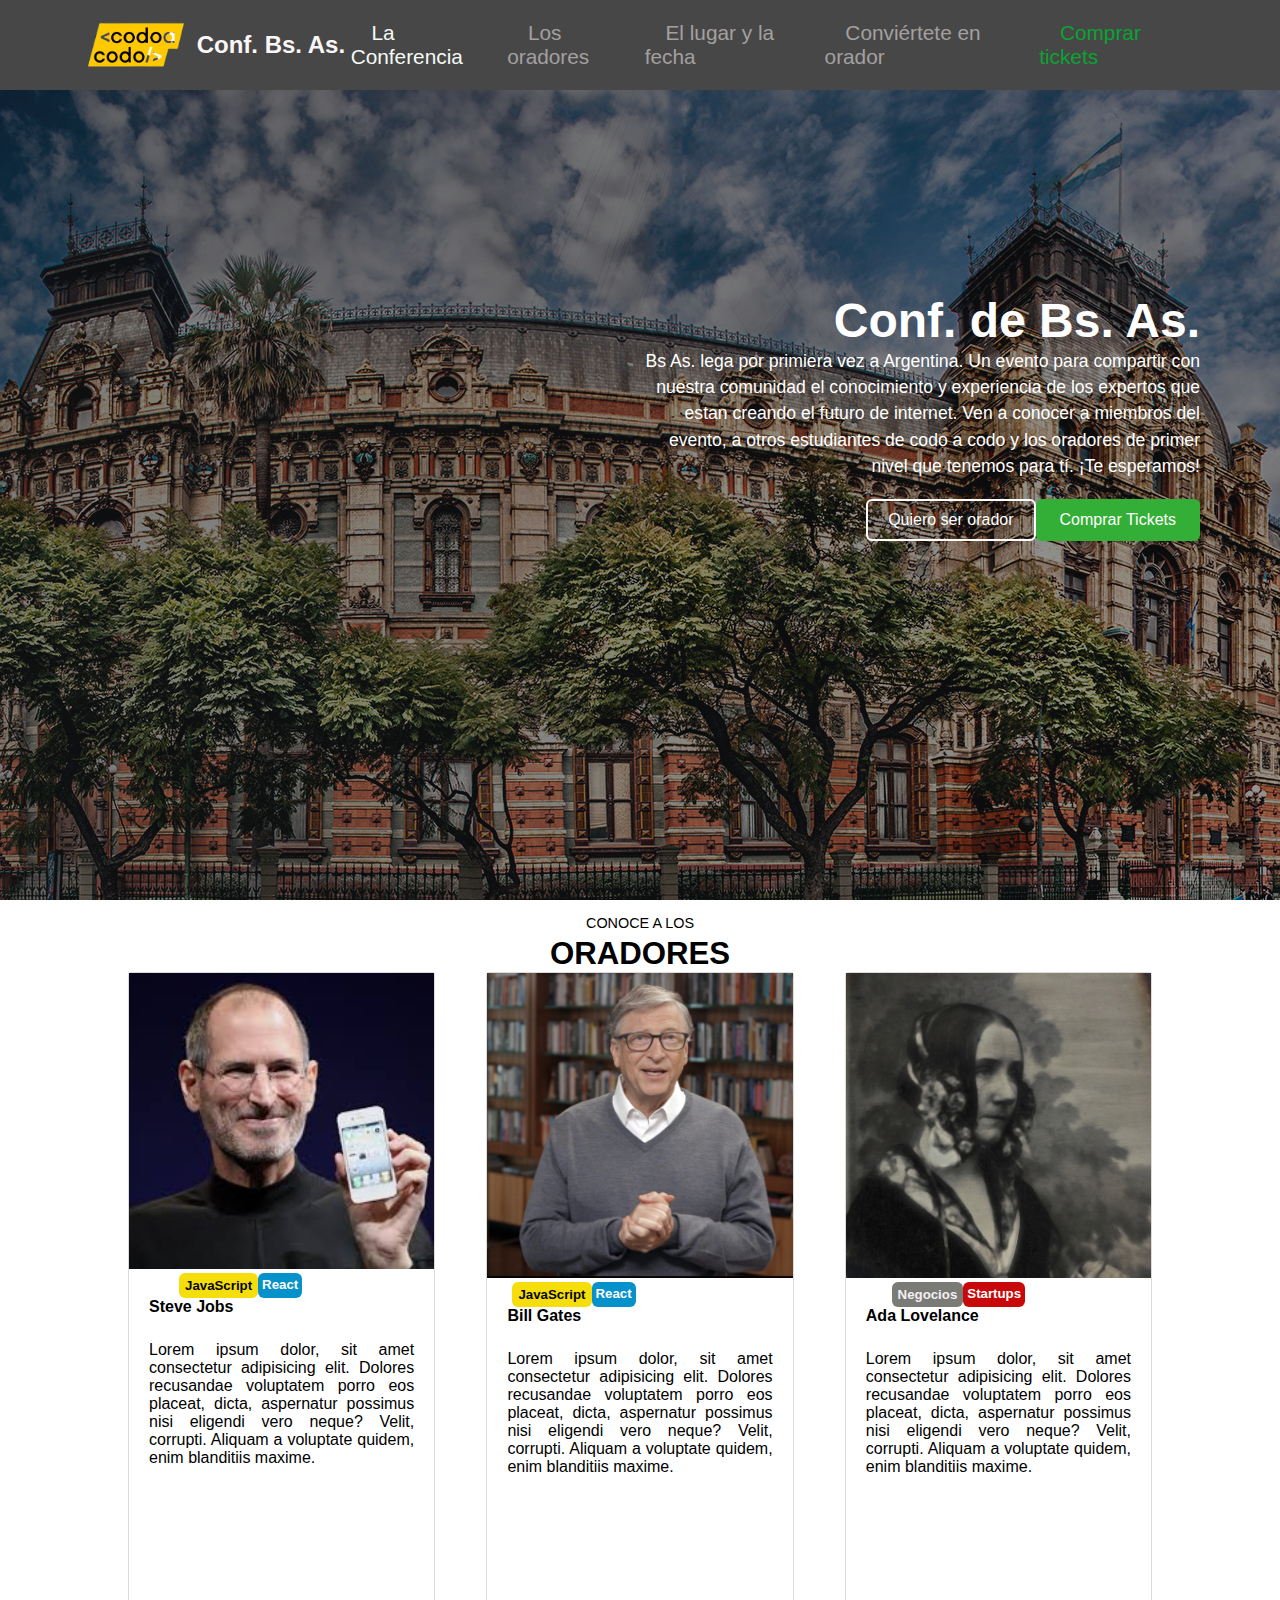
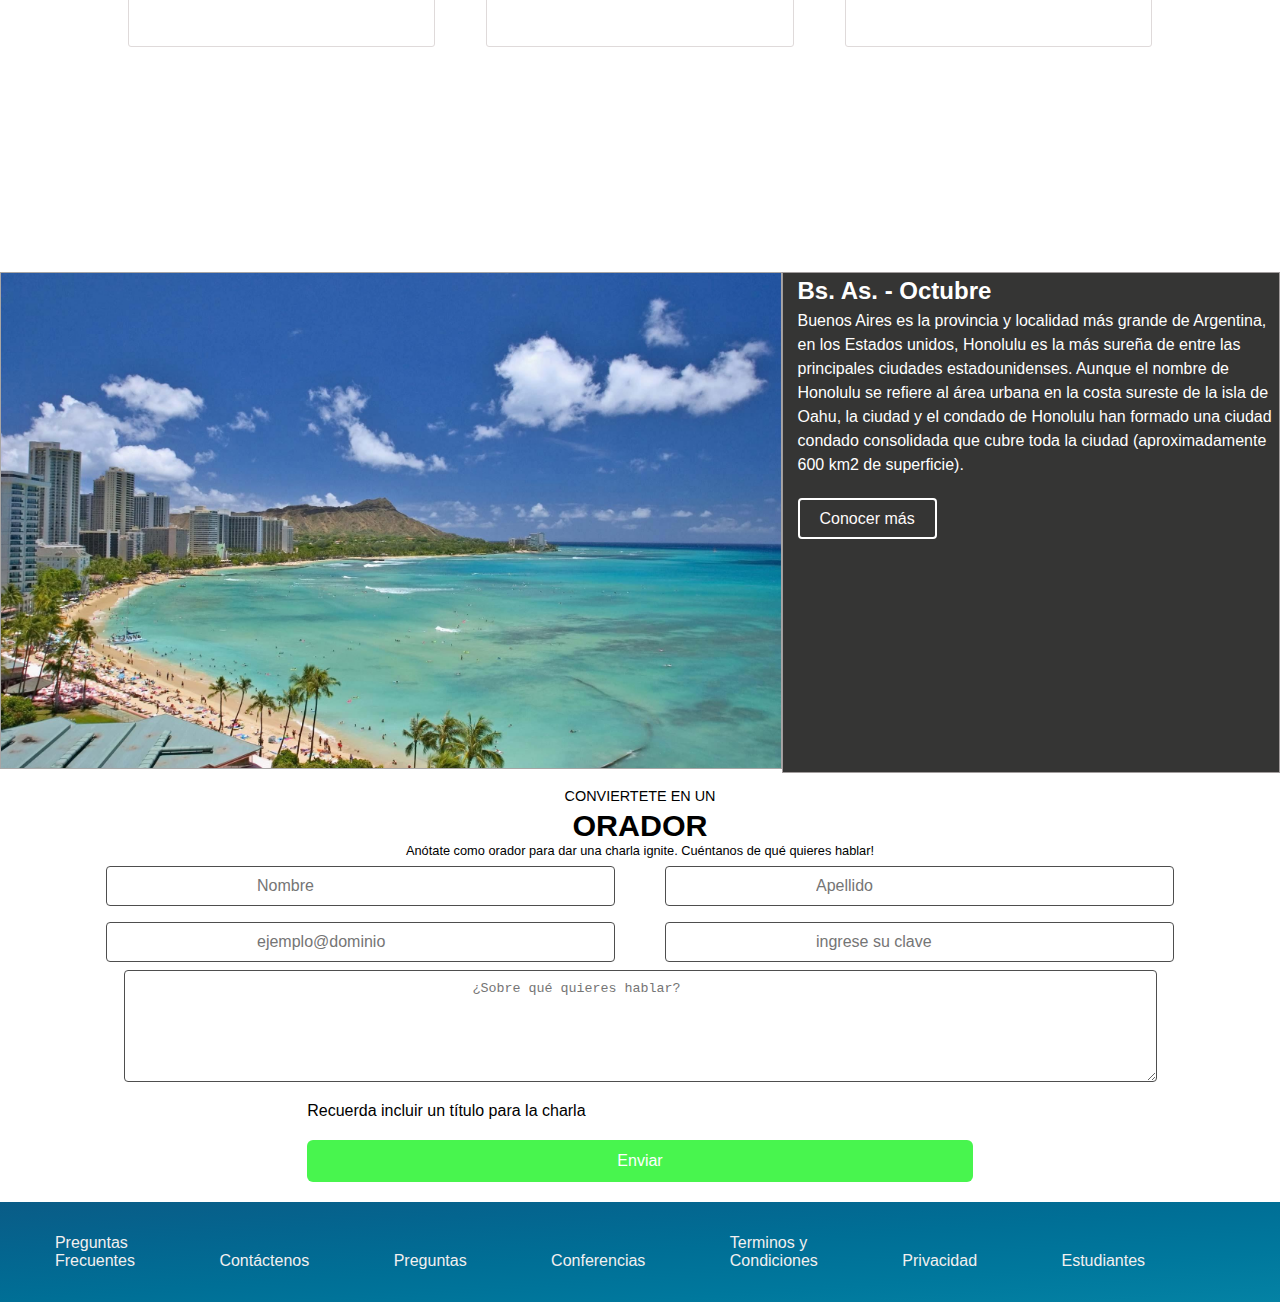
<file: index.html>
<!DOCTYPE html>
<html lang="es">
<head>
    <meta charset="UTF-8">
    <meta http-equiv="X-UA-Compatible" content="IE=edge">
    <meta name="viewport" content="width=device-width, initial-scale=1.0">
    <title>codo a codo

    </title>
    <link rel="stylesheet" href="./css/estilos.css"> <!--vinculo con la hoja de estilos css-->
    <link rel="icon" type="image/x-icon" href="./favicon.ico.png"/> <!--vinculo para el png de la página-->
</head>
<body class="body">
    <header class="header"><!--Encabezado de la página-->
            <div class="contenedorNav"> 
                  <div class="contenedorLogo">
                        <img src="./assets/img/Codoacodo.png" alt="logo de codo a codo">
                        <h2><!--subtitulo-->
                           Conf. Bs. As.                                                                           
                        </h2>
                     </div> 

                     <nav class="navegacion">
                           <ul class="listaNav"> 
                              <li class="listaItem"><a class="linkNav" href="#conferencia">La Conferencia</a> <!--esta etiqueta se pone la tecla a + tab--></li>
                              <li class="listaItem"><a class="linkNav" href="#oradores">Los oradores</a></li>
                              <li class="listaItem"><a class="linkNav" href="#fecha">El lugar y la fecha</a></li>
                              <li class="listaItem"><a class="linkNav" href="#formulario">Conviértete en orador</a></li>
                              <li class="listaItem"><a class="linkNav" href="#tickets"> Comprar tickets</a></li>
                           </ul>
                     </nav>
            </div>
      
      
      
      
      
      
               <section id="conferencia" class="contenedorConferencia">
                  <div class="hijoConferencia">
                     <h1> Conf. de Bs. As.</h1><!--titulo principal, en casi todos los casos, solo hay 1, es orden de importancia y no tamaño-->
                    <p class="textoConferencia">Bs As. lega por primiera vez a Argentina. Un evento para compartir con <br> nuestra comunidad el conocimiento y experiencia
                     de los expertos que <br> estan creando el futuro de internet. Ven a conocer a miembros del <br> evento, a otros estudiantes de 
                     codo a codo y los oradores de primer <br> nivel que tenemos para tí. ¡Te esperamos!
                    </p>
         
                    <div class="padreConf">
                        <a class="boton" href="">Quiero ser orador</a> 
                        <a class="botonConferencia" href="">Comprar Tickets</a> 
                    </div>
                </div>


               </section>
      </header> 
    <main>
            <section id="oradores"> <!--sección con las tarjetas-->
                <div class="tituloOradores">
                   <h2><span>CONOCE A LOS</span> <br>ORADORES</h2>
                </div>
                <div>
                <div class="padreCards">    
                          <div class="cards">
                              <img src="./assets/img/steve.jpg" alt="steve jobs">
                               <div class="botonPadre">
                                    <div class="bill"> 
                                       <h5>JavaScript</h5>
                                    </div>   
                                    <div class="jobs"> 
                                       <h5>React</h5>
                                    </div> 
                              </div>
                                
                                  
                               <h3>Steve Jobs</h3>
                                 
                              
                              <p>Lorem ipsum dolor, sit amet consectetur adipisicing elit. Dolores recusandae voluptatem  porro eos placeat, dicta, aspernatur
                               possimus nisi eligendi vero neque? Velit,  corrupti. Aliquam a voluptate quidem, enim blanditiis maxime.

                              </p>
                        </div>
                        <div class="cards">
                           <img src="./assets/img/bill.jpg" alt="bill gates">
                              <div class="botonPad"> 
                                 <div class="bil">
                                    <h5>JavaScript</h5>
                                 </div>
                                 <div class="job">
                                    <h5>React</h5>
                                 </div>
                              </div>  
                           <h3>Bill Gates</h3>
                           
                           <p>Lorem ipsum dolor, sit amet consectetur adipisicing  elit. Dolores recusandae voluptatem   porro eos placeat, dicta, aspernatur
                              possimus nisi eligendi vero neque? Velit,  corrupti. Aliquam a voluptate quidem, enim blanditiis maxime.</p>

                        </div>
                           
                        <div class="cards">
                           <img src="./assets/img/ada.jpeg" alt="ada lovelance">
                           
                              <div class="padreAda">
                                 <div class="negocios">
                                   <h5>Negocios</h5>
                                 </div>
                               <div class="startups">
                                  <h5>Startups</h5>
                                </div>
                              </div>
                                   
                                
                                 <h3>Ada Lovelance</h3>
                        
                           
                           <p>Lorem ipsum dolor, sit amet consectetur adipisicing  elit. Dolores recusandae voluptatem porro eos placeat, dicta, aspernatur
                              possimus nisi eligendi vero neque? Velit,  corrupti. Aliquam a voluptate quidem, enim blanditiis maxime.</p>
                        </div>
               </div>

            </section>

    
        <section id="fecha">
            <div class="menu">
               <div class="bsas">
                 <img src="./assets/img/honolulu.jpg" alt="imagen de honolulu">
               </div>
            
               <div class="octubre">
                     <H2>Bs. As. - Octubre</H2>
                     <p>Buenos Aires es la provincia y localidad más grande de Argentina, en los Estados unidos, Honolulu es la más
                        sureña de entre las principales ciudades estadounidenses. Aunque el nombre de Honolulu se refiere al área
                        urbana en la costa sureste de la isla de Oahu, la ciudad y el condado de Honolulu han formado una ciudad
                        condado consolidada que cubre toda la ciudad (aproximadamente 600 km2 de superficie).
                     </p>
                     <div class="conC">
                        <a  class="conocer"  href="#conocer mas">Conocer más</a>
                     </div>
               </div>
            </div>
         
         
   
         </section>
         <section id="formulario">
               <div class="tituloClase">
                  <h2> <span>CONVIERTETE EN UN </span> <br> ORADOR </h2>
                  <H3>Anótate como orador para dar una charla ignite. Cuéntanos de qué quieres hablar!</H3>    
               </div>
            
             <form> <!--Formularios-->
                  <div class="padreFormulario">
                          <div class="formulario">
                            <input  class="place" type="text" placeholder="Nombre" required> <!--el atributo requerid hace obligatorio completar el campo-->
                            <input  class="place"type="text" placeholder="Apellido" required>
                          </div>  
                           <div class="formulario">
                              <input  class="place"type="email" placeholder="ejemplo@dominio" required>
                              <input class="place" type="password" placeholder="ingrese su clave" required>
                           </div>
                        

                     
                        <div class="hablar">
                           <textarea class="place" name="" id="" cols="40" rows="6" placeholder="¿Sobre qué quieres hablar?" required></textarea>
                        </div>
                     
                        <div class="formHablar">
                           <p>Recuerda incluir un título para la charla</p>
                        </div>
                      <div class="formulario">
                         <div class="enviar">
                            <a href="enviar">Enviar</a>
                          </div>
                        
                       </div>
               
                  </div>
            </form>
       </section>
        
      
      </main> <!--Contenido principal-->
    <footer>
       

            <div class="padrePie">
                  <nav class="pie"><!--pie de página-->
                        <ul class="piePagina"> <!--lista del pie de página-->
                           <li><a class="estiloPie" href="">Preguntas <br> Frecuentes</a></li>
                           <li><a class="estiloPie" href="">Contáctenos</a></li>
                           <li><a class="estiloPie" href="">Preguntas</a></li>
                           <li><a class="estiloPie" href="">Conferencias</a></li> 
                           <li><a class="estiloPie" href="">Terminos y <br>Condiciones</a></li> 
                           <li><a class="estiloPie" href="">Privacidad</a></li> 
                           <li><a class="estiloPie" href="">Estudiantes</a></li> 
         
                        </ul>
                     </nav>
             </div> 
        
    </footer> <!--pie de página-->
    
</body>
</html>
</file>
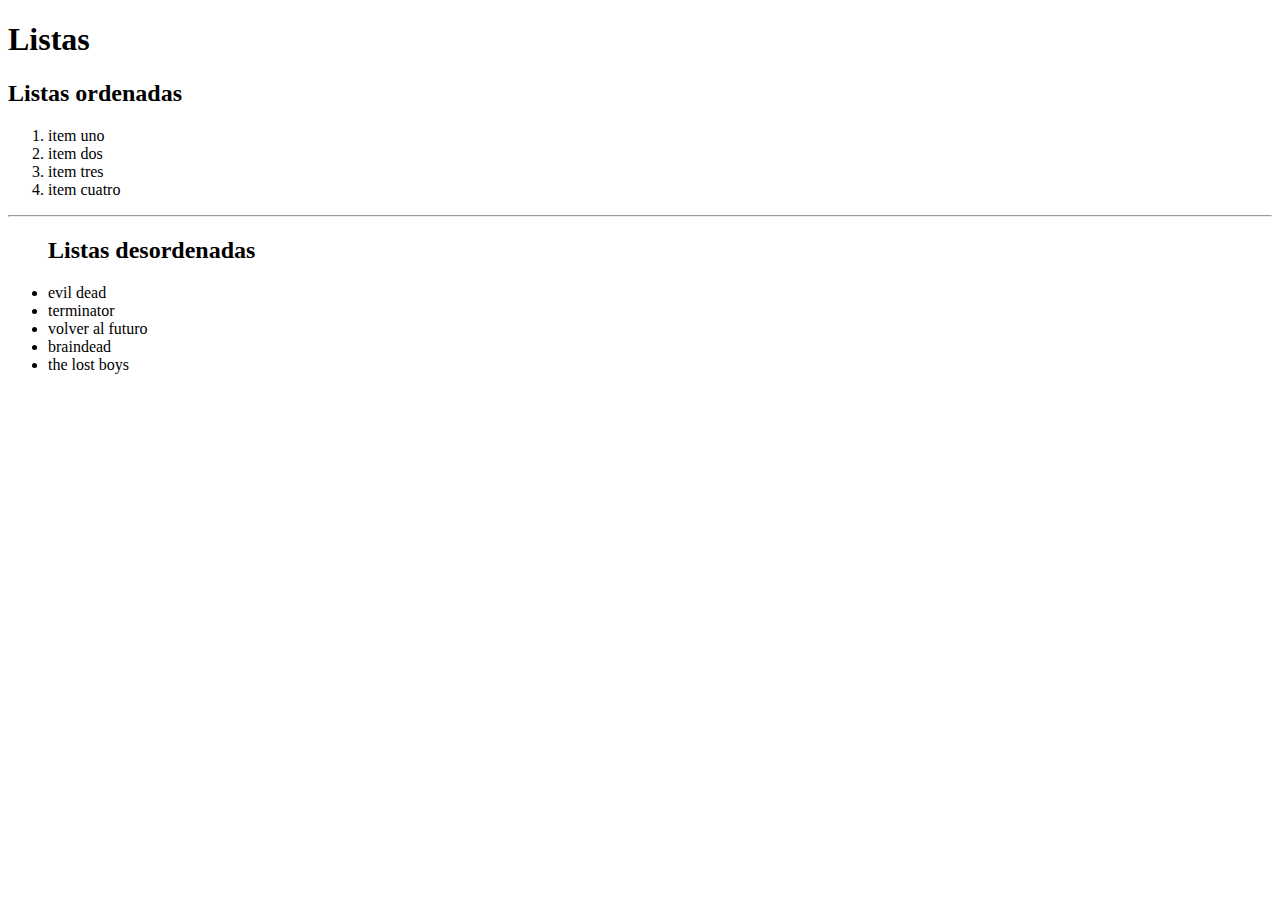
<file: pages/listas.html>
<!DOCTYPE html>
<html lang="en">
<head>
    <meta charset="UTF-8">
    <meta http-equiv="X-UA-Compatible" content="IE=edge">
    <meta name="viewport" content="width=l, initial-scale=1.0">
    <title>listas</title>
</head>
<body>
    <h1>Listas</h1>
    <h2>Listas ordenadas</h2>
    <ol> <!--listas ordenadas-->
    <li>item uno</li>
    <li>item dos</li>
    <li>item tres</li>
    <li>item cuatro</li>
    </ol>
    <hr> <!--divide contenido-->
    <ul><!--listas desordenadas-->
        <h2>Listas desordenadas</h2>
        <li>evil dead</li>
        <li>terminator</li>
        <li>volver al futuro</li>
        <li>braindead</li>
        <li>the lost boys</li>




    </ul>
    
</body>
</html>
</file>
<file: css/estilos.css>
*{padding: 0;
    margin: 0;
    box-sizing: border-box;
}
  @import url('https://fonts.googleapis.com/css2?family=Roboto:ital,wght@0,100;0,300;0,400;0,500;0,900;1,900&family=Work+Sans:ital,wght@0,100;0,300;0,400;0,500;0,700;1,700&display=swap');

body{font-family:Roboto, sans-serif;
     font-weight: 400;}
.header{height: 100vh;}
.contenedorNav{height: 10vh;
display: flex;
justify-content: space-between;
align-items: center;
background-color: rgba(48, 47, 47, 0.884);
padding: 1.2rem 5rem;
}

.contenedorLogo{width: 25%;
display: flex;
align-items: center;
color: rgb(252, 247, 247);
justify-content: space-around;

}

.contenedorLogo img{width: 100px;
object-fit: cover;}


.linkNav{text-decoration: none;
padding-left: 1.3rem;
font-size: 1.3rem;
font-weight: 500;
color: rgb(163, 160, 160);}

.navegacion ul {display: flex;
  list-style: none;
  
  }
.navegacion ul li:nth-child(5) a {
  color: rgb(9, 163, 50);
}
.navegacion ul li:nth-child(1) a {
  color: rgb(244, 250, 246);
}




.contenedorConferencia{
height: 90%;
display: flex;
justify-content: flex-end;
align-items: center;
background:linear-gradient(to right, #181a1c91, #17181a77),url(../assets/img/ba1.jpg);
background-repeat: no-repeat;}
.hijoConferencia{width: 50%;
height: 50%;
padding-right: 5rem;
text-align: right;
display: flex;
flex-direction: column;
justify-content: right;}
.hijoConferencia h1{color: white;
font-size: 3rem;}
.textoConferencia{color: white;
font-size: 1.1rem;
font-weight: 500;
line-height: 1.5;
}
.padreConf{display: flex;
  justify-content: right;
  padding-top: 20px;
  }
.boton{text-decoration: none;
  background-color: transparent;
  border: 2px solid white;
  border-radius: 6px;
  color: white; 
  padding: 10px 20px; 
  font-size: 16px;   cursor: pointer; 
}
.botonConferencia{
    text-decoration: none;
    background-color: #33af37;
    color: #fff;
    border-radius: 6px;
    border-bottom: #fff;
    box-shadow: 0px 2px 4px rgba(250, 247, 247, 0);
    padding: 12px 24px;
    font-size: 16px;
  }

.tituloOradores{display: flex;
justify-content: center;
text-align: center;
font-size: 1.3rem;
}
.tituloOradores span{font-size: 0.9rem;
font-weight: lighter;}


.padreCards{display: flex;
  justify-content: space-between;
  width: 80%;
  height: 100vh;
  margin: 0% auto;
  
}
.padreCards p {margin-top: 25px;
  margin-left: 20px;
  margin-right: 20px;
  text-align: justify;}
.cards img{width: 100%;
object-fit: cover;}
.cards{
  border: 1px solid rgb(223, 218, 218);
  width: 30%;
  border-radius: 3px;
  height: 75%;

}
.botonPadre{display: flex;
 width: 25%;
 justify-content: space-around;
 padding-left: 50px;
 
}
.cards h3{font-size: 1rem;
text-align: left;
margin-left: 20px;
}

.bill{text-decoration: none;
  background-color: #f5de0c;
  color: #050505;
  border-radius: 6px;
  border-bottom: #fff;
  box-shadow: 0px 2px 4px rgba(250, 247, 247, 0);
  padding: 5px 6px;
  font-size: 1em

}
  


.jobs{text-decoration: none;
  background-color: #0592ca;
  color: #fff;
  border-radius: 6px;
  border-bottom: #fff;
  box-shadow: 0px 2px 4px rgba(250, 247, 247, 0);
  padding: 4px 4px;
  font-size: 1rem;
font-weight: 500;}
.botonPad{margin-left: 25px;
  text-align: left;
  display: flex;
  width: 25%;
  justify-content: space-around;
 }
.bil{
  text-decoration: none;
    background-color: #f5de0c;
    color: #050505;
    border-radius: 6px;
    border-bottom: #fff;
    box-shadow: 0px 2px 4px rgba(250, 247, 247, 0);
    padding: 5px 6px;
    font-size: 1em }
.job{text-decoration: none;
background-color: #0592ca;
color: #fff;
border-radius: 6px;
border-bottom: #fff;
box-shadow: 0px 2px 4px rgba(250, 247, 247, 0);
padding: 4px 4px;
font-size: 1rem;
font-weight: 500;}
.padreAda{text-align: left;
  display: flex;
  width: 25%;
  justify-content: space-around;
padding-left: 15%;}
  .negocios{text-decoration: none;
    background-color: #7a7a77;
    color: #f3f0f0;
    border-radius: 6px;
    border-bottom: #fff;
    box-shadow: 0px 2px 4px rgba(250, 247, 247, 0);
    padding: 5px 6px;
    font-size: 1em }
    .startups{text-decoration: none;
      background-color: #c90909;
      color: #fff;
      border-radius: 6px;
      border-bottom: #fff;
      box-shadow: 0px 2px 4px rgba(250, 247, 247, 0);
      padding: 4px 4px;
      font-size: 1rem;
      font-weight: 500;}
.menu{
  display: flex;
width: 100%;} 

.bsas img{border: 1px solid rgb(168, 166, 166);
  width: 100%;
 }
.octubre{border: 1px solid rgb(161, 156, 156);
  width: 100%;
padding-left: 15px;
background-color: #353534;
justify-content: left;
line-height: 1.5;
color:white
}
.conC{padding-top: 30px;}
.conocer{padding: 10px 20px;
  text-decoration: none;
  background-color: transparent;
color: #fffafa;
border-radius: 4px;
border:2px solid white

}
.tituloClase h2 {text-align: center;
font-size: 1.9rem;}

.tituloClase h2 span{
  align-items: center;
  font-size: 0.9rem;
  font-weight: lighter;
justify-content: center;
text-align: center;}


    .tituloClase h3{display: flex;
      font-size: 0.8rem;
      font-weight: lighter;
    justify-content: center;
    text-align: center;}


       
.padreFormulario{align-items: center;
  width: 100%;}


.formulario {display: flex;
justify-content: center;
}
.form{display: flex;
  

  }
.formulario input {text-align: left;
  margin: 8px 25px;

border: 1.5px solid rgb(78, 78, 78);
border-radius: 4px;
font-size: 1rem;
padding: 10px 150px;
;}



.formHablar p{display: flex;
  
padding-left: 24%;}




.hablar{display: flex;
justify-content: center;}
.hablar textarea{
border: 1.5px solid rgb(78, 78, 78);
border-radius: 4px;
padding: 10px 348px;
margin-bottom: 20px;}


.enviar {text-decoration: none;
  width: 52%;
 text-align: center;
  
  background-color: #48f54e;
  color: #fff;
  border-radius: 6px;
  border-bottom: #fff;
  box-shadow: 0px 2px 4px rgba(250, 247, 247, 0);
  padding: 12px 24px;
  font-size: 16px;
  margin-top: 20px;
  margin-bottom: 20px;
  }
  .enviar a{text-decoration: none;
  color: white;
 font-size: 1rem;
 

 
 }






 /*Estilos del pie de página*/

.padrePie{display: flex;
  flex-direction: row;
  
  width: 100%;
  background-image: linear-gradient(to right bottom, #0a5c87, #04658f, #006f96, #00789d, #0482a4);
  height:100px;
  justify-content: center;
  align-items: center;
  
  
  }
  .pie ul li{list-style: none;
    margin-right: 80px;
    display: inline-block;
    
 
}
 
  


.estiloPie{text-decoration: none;
 color: #f3f0f0;
 font-size: 1rem;
  }


/* Media Queries*/
@media screen and (max-width:768px) {
      .contenedorNav {min-width: 250px;
        flex-direction: column;
       
       height: initial;
       justify-content: center;
       align-items: center;


     }
     
    
  .navegacion ul{min-width: 250px;
    flex-direction: column;}
  .contenedorConferencia{
    min-width: 250px;
    justify-content: center;
  
  padding-bottom: 40vh;
  height: 75vh;}
  .contenedorConferencia .hijoConferencia{
    min-width: 250px;
    
    padding: 0%;
    
    text-align: right;
    
  }
  .contenedorConferencia{margin: 0%;}
  .contenedorConferencia .hijoConferencia h1{font-size: 1.2rem;}
  .contenedorConferencia .padreConf{flex-direction: column;
    text-align: center;
   
    min-width: 250px; 
    
  }
  .contenedorConferencia .padreConf .botonConferencia{margin-top: 50px;}
 
  .oradores{min-width: 250px;
    margin-top: 200px;}
    .oradores .tituloOradores{padding-top: 20vh;}
     
  .padreCards{
    flex-direction: column;
     width: 70rem;
    
   margin-left: 40px;
 

  margin-top: 15%;
  margin-bottom: 800px;}
  .padreCards .cards{margin-top: 30px;}
  .menu{flex-direction: column;}
  .octubre{height: 100%;
  padding: 2rem 4rem;}
  .formulario{min-width: 250px;
    
    flex-direction: column;
  align-items: center;}
  .input{text-align: left;}
  .padreFormulario .place{padding: 10px 60px;
    text-align: justify;}
  
  .formulario input {
    margin: 8px 25px;
  
  border: 1.5px solid rgb(78, 78, 78);
  border-radius: 4px;
  font-size: 1rem;
  text-align: left;
  padding: 10px 80px;
  ;}
  .hablar textarea{
    
    font-size: 1rem;
   
    min-width: 300px;
    border: 1.5px solid rgb(78, 78, 78);
    border-radius: 4px;
    padding: 20px 310px;
    padding-right: 40px;
    margin-bottom: 20px;
    margin-left: 40vh;
  }
    
  .hablar{width: 10%;
  
  }
  .padreFormulario .formHablar p{padding-left: 50px;}
  .padrePie{align-items: center;
    padding: 0%;
    height: 20vh}
    
  .padrePie .pie  {justify-content: center;
    text-align: center;
    padding-top: 100px;
    font-size: 0.8rem;
    padding: 60px 60px;
    padding-left: 150px;
  
  }
 
  













  
}
</file>
